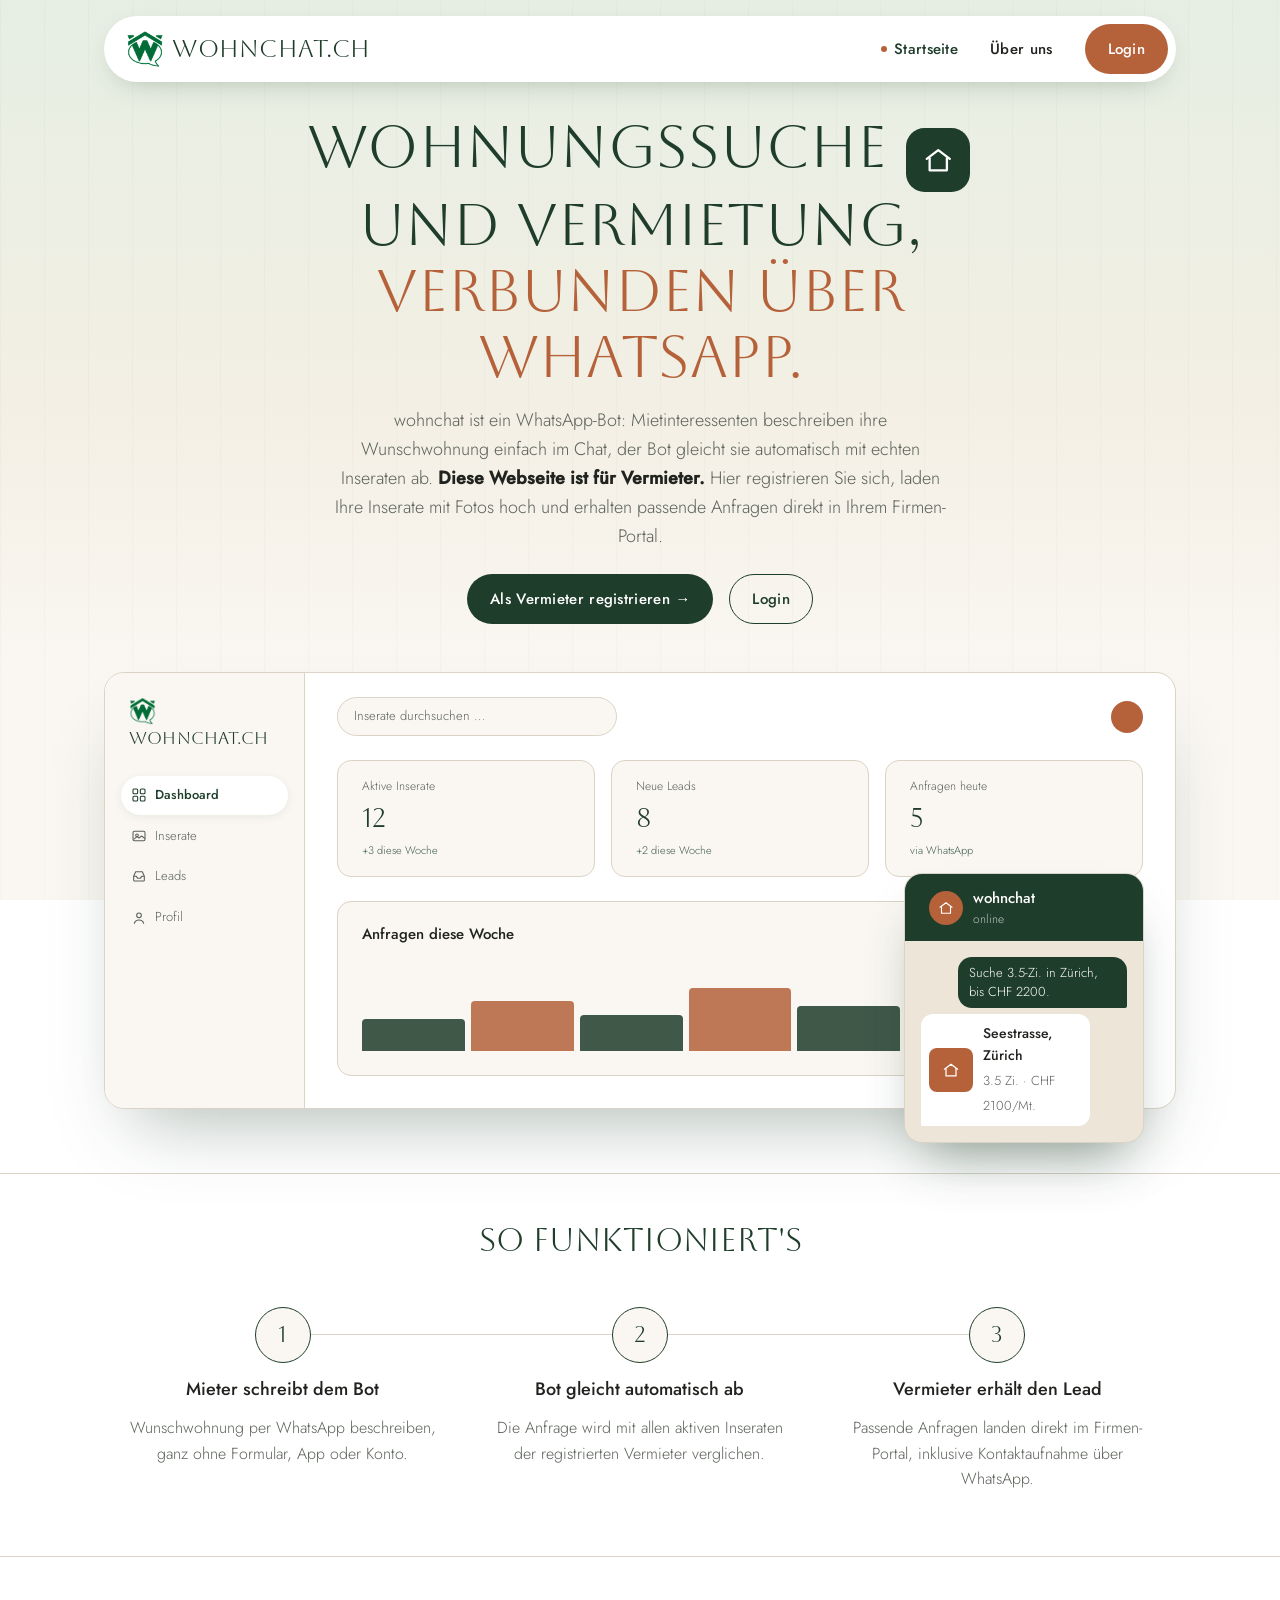
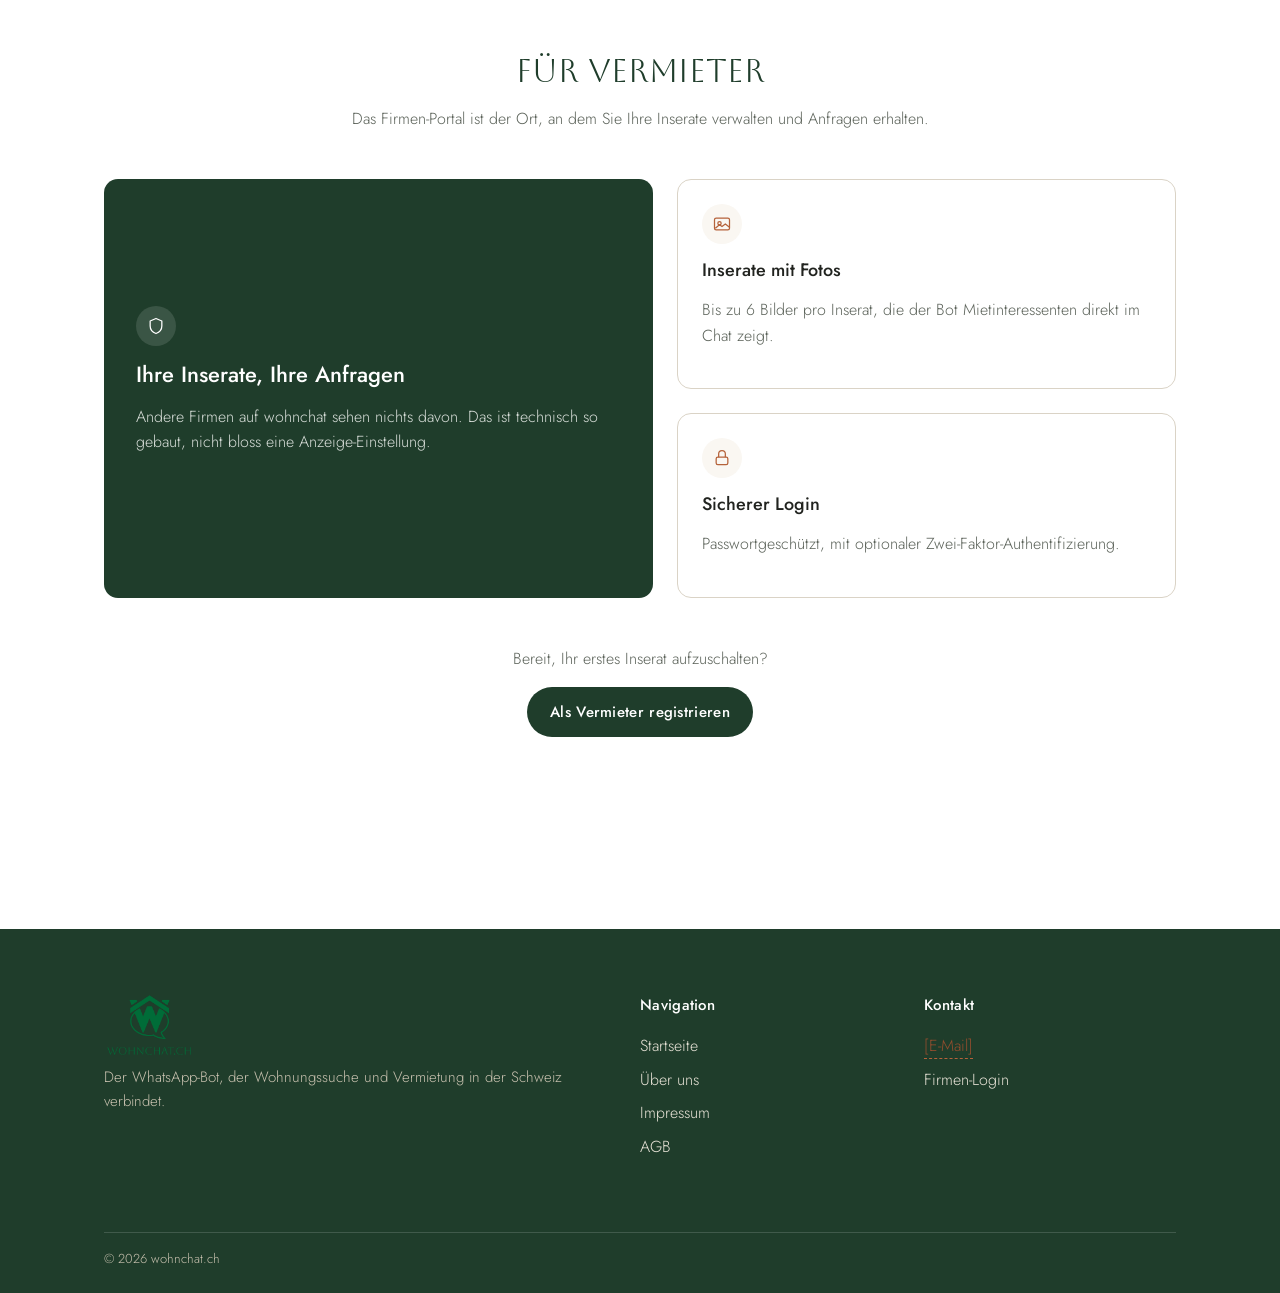
<file: hostpoint-website/index.html>
<!DOCTYPE html>
<html lang="de">
<head>
<meta charset="UTF-8">
<meta name="viewport" content="width=device-width, initial-scale=1">
<title>wohnchat.ch: Wohnungssuche und Vermietung über WhatsApp</title>
<meta name="description" content="wohnchat.ch verbindet Mietinteressenten und Vermieter über einen WhatsApp-Bot. Vermieter laden ihre Inserate mit Fotos im Firmen-Portal hoch.">
<link rel="icon" type="image/png" sizes="32x32" href="img/logo-icon-32.png">
<link rel="icon" type="image/png" sizes="192x192" href="img/logo-icon-192.png">
<link rel="apple-touch-icon" sizes="180x180" href="img/logo-icon-180.png">
<link rel="stylesheet" href="css/site.css?v=3">
<script src="js/site.js?v=2" defer></script>
</head>
<body>

<header class="site-nav">
  <div class="container">
    <div class="nav-pill">
      <a class="wordmark" href="/"><img class="wordmark-icon" src="img/logo-icon-64.png" alt=""><span class="wordmark-text">wohnchat.ch</span></a>
      <button class="nav-toggle" aria-label="Menü öffnen">&#9776;</button>
      <nav class="nav-links">
        <a class="active" href="/">Startseite</a>
        <a href="ueber-uns.html">Über uns</a>
        <a class="btn btn-accent" href="firma.html">Login</a>
      </nav>
    </div>
  </div>
</header>

<section class="section-tight">
  <div class="container" style="text-align:center; max-width: 780px;">
    <h1>Wohnungssuche <span class="headline-badge"><svg viewBox="0 0 24 24" fill="none" stroke="#fff" stroke-width="1.6"><path d="M4 11l8-6 8 6" stroke-linecap="round" stroke-linejoin="round"/><path d="M6 10v9h12v-9" stroke-linejoin="round"/></svg></span> und Vermietung,<br>
      <span class="headline-accent">verbunden über WhatsApp.</span></h1>
    <p style="font-size:1.125rem; color:var(--color-text-muted); max-width: 620px; margin-left:auto; margin-right:auto;">
      wohnchat ist ein WhatsApp-Bot: Mietinteressenten beschreiben ihre Wunschwohnung
      einfach im Chat, der Bot gleicht sie automatisch mit echten Inseraten ab.
      <strong style="color:var(--color-text)">Diese Webseite ist für Vermieter.</strong>
      Hier registrieren Sie sich, laden Ihre Inserate mit Fotos hoch und erhalten
      passende Anfragen direkt in Ihrem Firmen-Portal.
    </p>
    <div class="btn-row" style="justify-content:center; margin-top: var(--space-3);">
      <a class="btn btn-primary" href="firma.html">Als Vermieter registrieren <span aria-hidden="true">→</span></a>
      <a class="btn btn-outline" href="firma.html">Login</a>
    </div>
  </div>
</section>

<section class="container">
  <div class="dashboard-mock-wrap">
    <div class="dashboard-mock">
      <div class="dashboard-mock-sidebar">
        <span class="wordmark"><img class="wordmark-icon" src="img/logo-icon-64.png" alt=""><span class="wordmark-text">wohnchat.ch</span></span>
        <div class="dashboard-mock-nav-item active">
          <svg viewBox="0 0 24 24" fill="none" stroke="currentColor" stroke-width="1.6"><rect x="3" y="3" width="7" height="7" rx="1.5"/><rect x="14" y="3" width="7" height="7" rx="1.5"/><rect x="3" y="14" width="7" height="7" rx="1.5"/><rect x="14" y="14" width="7" height="7" rx="1.5"/></svg>
          Dashboard
        </div>
        <div class="dashboard-mock-nav-item">
          <svg viewBox="0 0 24 24" fill="none" stroke="currentColor" stroke-width="1.6"><rect x="3" y="5" width="18" height="14" rx="2"/><circle cx="9" cy="11" r="2"/><path d="M21 16l-5-4-4 3-3-2-5 4" stroke-linejoin="round"/></svg>
          Inserate
        </div>
        <div class="dashboard-mock-nav-item">
          <svg viewBox="0 0 24 24" fill="none" stroke="currentColor" stroke-width="1.6"><path d="M4 11h4l2 3h4l2-3h4" stroke-linejoin="round"/><path d="M4 11v6a1 1 0 0 0 1 1h14a1 1 0 0 0 1-1v-6l-3-7H7l-3 7z" stroke-linejoin="round"/></svg>
          Leads
        </div>
        <div class="dashboard-mock-nav-item">
          <svg viewBox="0 0 24 24" fill="none" stroke="currentColor" stroke-width="1.6"><circle cx="12" cy="8" r="3.5"/><path d="M5 20c1-3.5 4-5 7-5s6 1.5 7 5" stroke-linecap="round"/></svg>
          Profil
        </div>
      </div>
      <div class="dashboard-mock-main">
        <div class="dashboard-mock-topbar">
          <div class="dashboard-mock-search">Inserate durchsuchen …</div>
          <div class="dashboard-mock-avatar"></div>
        </div>
        <div class="dashboard-mock-stats">
          <div class="dashboard-mock-stat">
            <div class="label">Aktive Inserate</div>
            <div class="value">12</div>
            <div class="delta">+3 diese Woche</div>
          </div>
          <div class="dashboard-mock-stat">
            <div class="label">Neue Leads</div>
            <div class="value">8</div>
            <div class="delta">+2 diese Woche</div>
          </div>
          <div class="dashboard-mock-stat">
            <div class="label">Anfragen heute</div>
            <div class="value">5</div>
            <div class="delta">via WhatsApp</div>
          </div>
        </div>
        <div class="dashboard-mock-chart">
          <div class="dashboard-mock-chart-header">
            <h3>Anfragen diese Woche</h3>
            <span>Mo bis So</span>
          </div>
          <div class="dashboard-mock-bars">
            <div style="height:35%"></div>
            <div style="height:55%"></div>
            <div style="height:40%"></div>
            <div style="height:70%"></div>
            <div style="height:50%"></div>
            <div style="height:85%"></div>
            <div style="height:60%"></div>
          </div>
        </div>
      </div>
    </div>
    <div class="dashboard-mock-float phone-mock">
      <div class="phone-mock-header">
        <div class="phone-mock-avatar">
          <svg viewBox="0 0 24 24" fill="none" stroke="#fff" stroke-width="1.5"><path d="M4 11l8-6 8 6" stroke-linecap="round" stroke-linejoin="round"/><path d="M6 10v9h12v-9" stroke-linejoin="round"/></svg>
        </div>
        <div>
          <div class="phone-mock-name">wohnchat</div>
          <div class="phone-mock-status">online</div>
        </div>
      </div>
      <div class="phone-mock-body">
        <div class="bubble bubble-user">Suche 3.5-Zi. in Zürich, bis CHF 2200.</div>
        <div class="bubble-listing">
          <div class="bubble-listing-thumb">
            <svg viewBox="0 0 24 24" fill="none" stroke="#fff" stroke-width="1.5"><path d="M4 11l8-6 8 6" stroke-linecap="round" stroke-linejoin="round"/><path d="M6 10v9h12v-9" stroke-linejoin="round"/></svg>
          </div>
          <div class="bubble-listing-info">
            <strong>Seestrasse, Zürich</strong>
            <span>3.5 Zi. · CHF 2100/Mt.</span>
          </div>
        </div>
      </div>
    </div>
  </div>
</section>

<section class="section-tight" style="background: var(--color-surface); border-top: 1px solid var(--color-border); border-bottom: 1px solid var(--color-border);">
  <div class="container">
    <h2 style="text-align:center; margin-bottom: var(--space-5);">So funktioniert's</h2>
    <div class="step-flow">
      <div class="step-flow-item">
        <div class="step-flow-circle">1</div>
        <h3>Mieter schreibt dem Bot</h3>
        <p style="color:var(--color-text-muted)">Wunschwohnung per WhatsApp beschreiben, ganz ohne Formular, App oder Konto.</p>
      </div>
      <div class="step-flow-item">
        <div class="step-flow-circle">2</div>
        <h3>Bot gleicht automatisch ab</h3>
        <p style="color:var(--color-text-muted)">Die Anfrage wird mit allen aktiven Inseraten der registrierten Vermieter verglichen.</p>
      </div>
      <div class="step-flow-item">
        <div class="step-flow-circle">3</div>
        <h3>Vermieter erhält den Lead</h3>
        <p style="color:var(--color-text-muted)">Passende Anfragen landen direkt im Firmen-Portal, inklusive Kontaktaufnahme über WhatsApp.</p>
      </div>
    </div>
  </div>
</section>

<section class="section">
  <div class="container">
    <h2 style="text-align:center; margin-bottom: var(--space-2);">Für Vermieter</h2>
    <p style="text-align:center; max-width:640px; margin:0 auto var(--space-5); color:var(--color-text-muted);">
      Das Firmen-Portal ist der Ort, an dem Sie Ihre Inserate verwalten und Anfragen erhalten.
    </p>
    <div class="feature-split">
      <div class="feature-main">
        <div class="feature-icon">
          <svg viewBox="0 0 24 24" fill="none" stroke="currentColor" stroke-width="1.5"><path d="M12 3l7 3v6c0 4.5-3 7.5-7 9-4-1.5-7-4.5-7-9V6l7-3z" stroke-linejoin="round"/></svg>
        </div>
        <h3>Ihre Inserate, Ihre Anfragen</h3>
        <p>Andere Firmen auf wohnchat sehen nichts davon. Das ist technisch so gebaut, nicht bloss eine Anzeige-Einstellung.</p>
      </div>
      <div class="feature-stack">
        <div class="card">
          <div class="feature-icon">
            <svg viewBox="0 0 24 24" fill="none" stroke="currentColor" stroke-width="1.5"><rect x="3" y="5" width="18" height="14" rx="2"/><circle cx="9" cy="11" r="2"/><path d="M21 16l-5-4-4 3-3-2-5 4" stroke-linejoin="round"/></svg>
          </div>
          <h3>Inserate mit Fotos</h3>
          <p style="color:var(--color-text-muted)">Bis zu 6 Bilder pro Inserat, die der Bot Mietinteressenten direkt im Chat zeigt.</p>
        </div>
        <div class="card">
          <div class="feature-icon">
            <svg viewBox="0 0 24 24" fill="none" stroke="currentColor" stroke-width="1.5"><rect x="5" y="11" width="14" height="9" rx="2"/><path d="M8 11V7a4 4 0 0 1 8 0v4"/></svg>
          </div>
          <h3>Sicherer Login</h3>
          <p style="color:var(--color-text-muted)">Passwortgeschützt, mit optionaler Zwei-Faktor-Authentifizierung.</p>
        </div>
      </div>
    </div>
    <div style="text-align:center; margin-top: var(--space-5);">
      <p style="color:var(--color-text-muted); margin-bottom: var(--space-2);">Bereit, Ihr erstes Inserat aufzuschalten?</p>
      <a class="btn btn-primary" href="firma.html">Als Vermieter registrieren</a>
    </div>
  </div>
</section>

<footer class="site-footer">
  <div class="container">
    <div>
      <a href="/"><img src="img/logo-vertical.png" alt="wohnchat.ch" class="footer-logo"></a>
      <p>Der WhatsApp-Bot, der Wohnungssuche und Vermietung in der Schweiz verbindet.</p>
    </div>
    <div>
      <h4>Navigation</h4>
      <ul>
        <li><a href="/">Startseite</a></li>
        <li><a href="ueber-uns.html">Über uns</a></li>
        <li><a href="impressum.html">Impressum</a></li>
        <li><a href="agb.html">AGB</a></li>
      </ul>
    </div>
    <div>
      <h4>Kontakt</h4>
      <ul>
        <li><span class="placeholder">[E-Mail]</span></li>
        <li><a href="firma.html">Firmen-Login</a></li>
      </ul>
    </div>
    <div class="bottom">© 2026 wohnchat.ch</div>
  </div>
</footer>

</body>
</html>
</file>
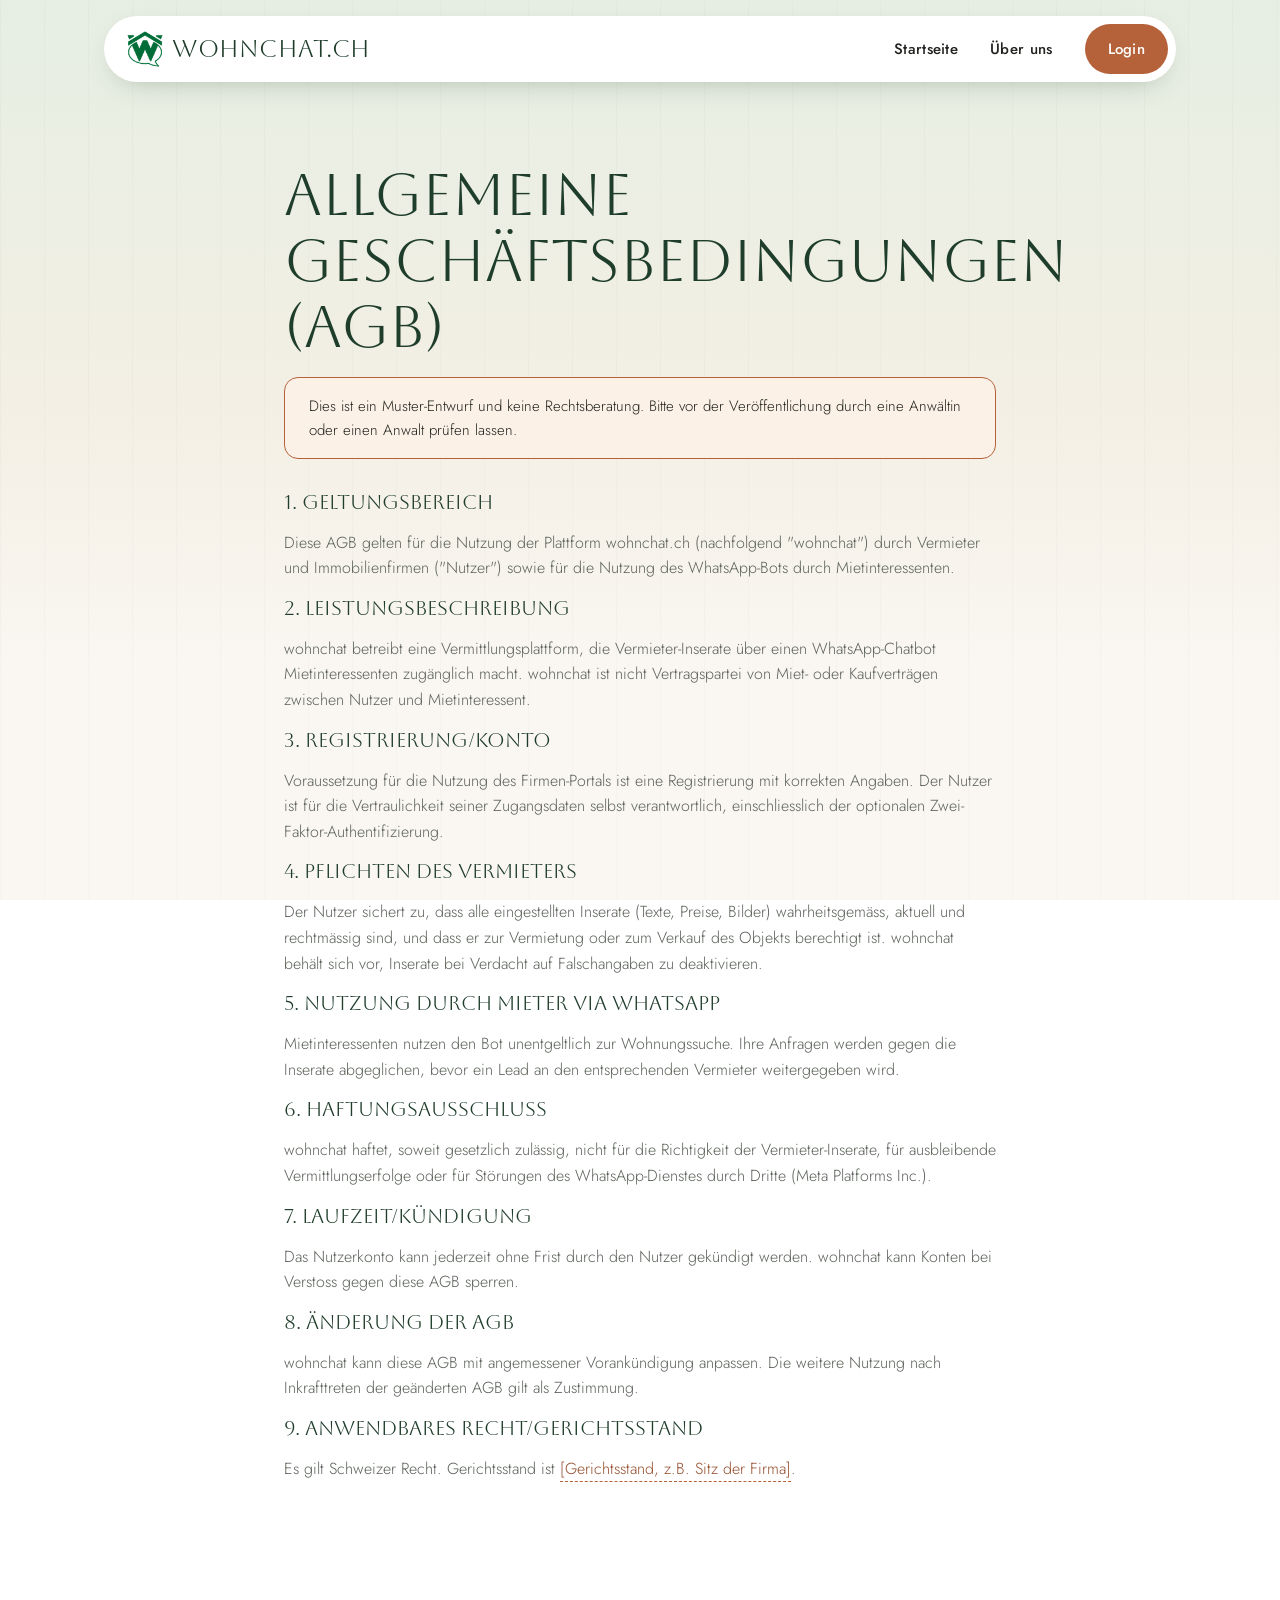
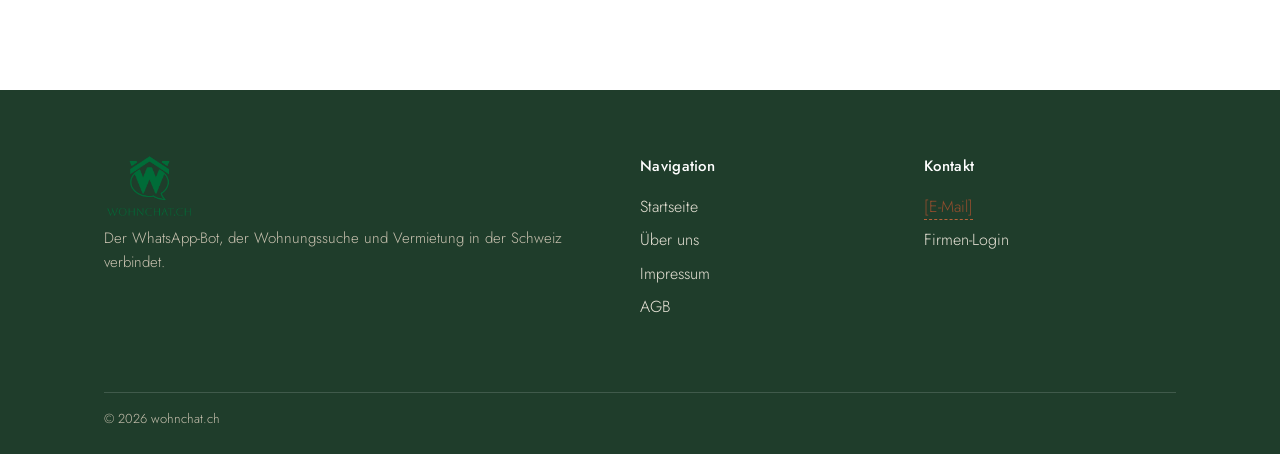
<file: hostpoint-website/agb.html>
<!DOCTYPE html>
<html lang="de">
<head>
<meta charset="UTF-8">
<meta name="viewport" content="width=device-width, initial-scale=1">
<title>AGB: wohnchat.ch</title>
<link rel="icon" type="image/png" sizes="32x32" href="img/logo-icon-32.png">
<link rel="icon" type="image/png" sizes="192x192" href="img/logo-icon-192.png">
<link rel="apple-touch-icon" sizes="180x180" href="img/logo-icon-180.png">
<link rel="stylesheet" href="css/site.css?v=3">
<script src="js/site.js?v=2" defer></script>
</head>
<body>

<header class="site-nav">
  <div class="container">
    <div class="nav-pill">
      <a class="wordmark" href="/"><img class="wordmark-icon" src="img/logo-icon-64.png" alt=""><span class="wordmark-text">wohnchat.ch</span></a>
      <button class="nav-toggle" aria-label="Menü öffnen">&#9776;</button>
      <nav class="nav-links">
        <a href="/">Startseite</a>
        <a href="ueber-uns.html">Über uns</a>
        <a class="btn btn-accent" href="firma.html">Login</a>
      </nav>
    </div>
  </div>
</header>

<section class="section">
  <div class="container" style="max-width: 760px;">
    <h1>Allgemeine Geschäftsbedingungen (AGB)</h1>

    <div class="notice-warning">
      Dies ist ein Muster-Entwurf und keine Rechtsberatung. Bitte vor der Veröffentlichung
      durch eine Anwältin oder einen Anwalt prüfen lassen.
    </div>

    <h2 style="font-size:1.25rem;">1. Geltungsbereich</h2>
    <p style="color:var(--color-text-muted)">
      Diese AGB gelten für die Nutzung der Plattform wohnchat.ch (nachfolgend "wohnchat")
      durch Vermieter und Immobilienfirmen ("Nutzer") sowie für die Nutzung des WhatsApp-Bots
      durch Mietinteressenten.
    </p>

    <h2 style="font-size:1.25rem;">2. Leistungsbeschreibung</h2>
    <p style="color:var(--color-text-muted)">
      wohnchat betreibt eine Vermittlungsplattform, die Vermieter-Inserate über einen
      WhatsApp-Chatbot Mietinteressenten zugänglich macht. wohnchat ist nicht Vertragspartei
      von Miet- oder Kaufverträgen zwischen Nutzer und Mietinteressent.
    </p>

    <h2 style="font-size:1.25rem;">3. Registrierung/Konto</h2>
    <p style="color:var(--color-text-muted)">
      Voraussetzung für die Nutzung des Firmen-Portals ist eine Registrierung mit korrekten
      Angaben. Der Nutzer ist für die Vertraulichkeit seiner Zugangsdaten selbst
      verantwortlich, einschliesslich der optionalen Zwei-Faktor-Authentifizierung.
    </p>

    <h2 style="font-size:1.25rem;">4. Pflichten des Vermieters</h2>
    <p style="color:var(--color-text-muted)">
      Der Nutzer sichert zu, dass alle eingestellten Inserate (Texte, Preise, Bilder)
      wahrheitsgemäss, aktuell und rechtmässig sind, und dass er zur Vermietung oder zum
      Verkauf des Objekts berechtigt ist. wohnchat behält sich vor, Inserate bei Verdacht auf
      Falschangaben zu deaktivieren.
    </p>

    <h2 style="font-size:1.25rem;">5. Nutzung durch Mieter via WhatsApp</h2>
    <p style="color:var(--color-text-muted)">
      Mietinteressenten nutzen den Bot unentgeltlich zur Wohnungssuche. Ihre Anfragen werden
      gegen die Inserate abgeglichen, bevor ein Lead an den entsprechenden Vermieter
      weitergegeben wird.
    </p>

    <h2 style="font-size:1.25rem;">6. Haftungsausschluss</h2>
    <p style="color:var(--color-text-muted)">
      wohnchat haftet, soweit gesetzlich zulässig, nicht für die Richtigkeit der
      Vermieter-Inserate, für ausbleibende Vermittlungserfolge oder für Störungen des
      WhatsApp-Dienstes durch Dritte (Meta Platforms Inc.).
    </p>

    <h2 style="font-size:1.25rem;">7. Laufzeit/Kündigung</h2>
    <p style="color:var(--color-text-muted)">
      Das Nutzerkonto kann jederzeit ohne Frist durch den Nutzer gekündigt werden. wohnchat
      kann Konten bei Verstoss gegen diese AGB sperren.
    </p>

    <h2 style="font-size:1.25rem;">8. Änderung der AGB</h2>
    <p style="color:var(--color-text-muted)">
      wohnchat kann diese AGB mit angemessener Vorankündigung anpassen. Die weitere Nutzung
      nach Inkrafttreten der geänderten AGB gilt als Zustimmung.
    </p>

    <h2 style="font-size:1.25rem;">9. Anwendbares Recht/Gerichtsstand</h2>
    <p style="color:var(--color-text-muted)">
      Es gilt Schweizer Recht. Gerichtsstand ist <span class="placeholder">[Gerichtsstand, z.B. Sitz der Firma]</span>.
    </p>
  </div>
</section>

<footer class="site-footer">
  <div class="container">
    <div>
      <a href="/"><img src="img/logo-vertical.png" alt="wohnchat.ch" class="footer-logo"></a>
      <p>Der WhatsApp-Bot, der Wohnungssuche und Vermietung in der Schweiz verbindet.</p>
    </div>
    <div>
      <h4>Navigation</h4>
      <ul>
        <li><a href="/">Startseite</a></li>
        <li><a href="ueber-uns.html">Über uns</a></li>
        <li><a href="impressum.html">Impressum</a></li>
        <li><a href="agb.html">AGB</a></li>
      </ul>
    </div>
    <div>
      <h4>Kontakt</h4>
      <ul>
        <li><span class="placeholder">[E-Mail]</span></li>
        <li><a href="firma.html">Firmen-Login</a></li>
      </ul>
    </div>
    <div class="bottom">© 2026 wohnchat.ch</div>
  </div>
</footer>

</body>
</html>
</file>
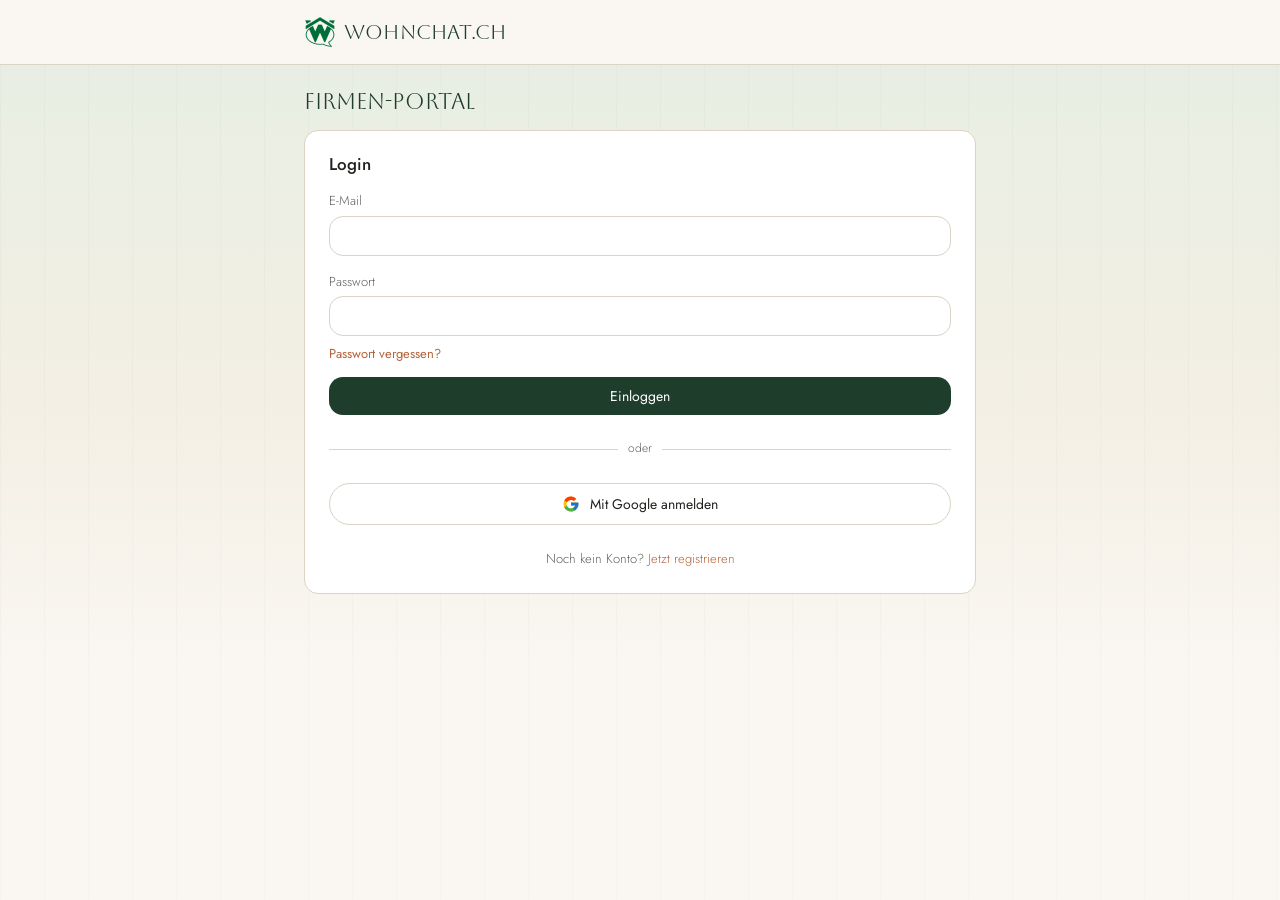
<file: hostpoint-website/firma.html>
<!DOCTYPE html>
<html lang="de">
<head>
<meta charset="UTF-8">
<meta name="viewport" content="width=device-width, initial-scale=1">
<title>wohnchat.ch: Firmen-Portal</title>
<link rel="icon" type="image/png" sizes="32x32" href="img/logo-icon-32.png">
<link rel="icon" type="image/png" sizes="192x192" href="img/logo-icon-192.png">
<link rel="apple-touch-icon" sizes="180x180" href="img/logo-icon-180.png">
<link rel="stylesheet" href="css/site.css?v=3">
<style>
  body { padding: 0; }
  .wrap { max-width: 720px; margin: 0 auto; padding: var(--space-3); }
  .portal-header { border-bottom: 1px solid var(--color-border); background: var(--color-bg); }
  .portal-header .container { max-width: 720px; padding-top: var(--space-2); padding-bottom: var(--space-2); display: flex; align-items: center; }
  .card { margin-bottom: var(--space-3); }
  h2 { font-family: var(--font-body); font-weight: 500; font-size: 1.0625rem; color: var(--color-text); margin-bottom: var(--space-2); }
  button { margin-top: 14px; padding: 9px 18px; border: none; border-radius: var(--radius); background: var(--color-primary); color: #fff; cursor: pointer; font-family: var(--font-body); font-size: 14px; }
  button:hover { background: var(--color-primary-dark); }
  button.secondary { background: var(--color-border); color: var(--color-text); margin-left: 8px; }
  button.secondary:hover { background: #cfc6b4; }
  table { width: 100%; border-collapse: collapse; font-size: 13px; margin-top: 10px; }
  th, td { text-align: left; padding: 6px; border-bottom: 1px solid var(--color-border); }
  .status-aktiv { color: var(--color-success); font-weight: 600; }
  .status-deaktiviert { color: #999; }
  .row { display: flex; gap: 10px; }
  .row > div { flex: 1; }
  #dashboard { display: none; }
  #authForms { display: block; }
  .checkbox-row { display: flex; align-items: center; gap: 6px; margin-top: 10px; }
  .checkbox-row input { width: auto; margin-top: 0; }
  .topbar { display: flex; justify-content: space-between; align-items: center; }
  .thumb { width: 48px; height: 36px; object-fit: cover; border-radius: 4px; display: block; background: #eee; }
  .thumb-placeholder { width: 48px; height: 36px; border-radius: 4px; background: #e5e5e5; }
  .hint { font-size: 12px; color: var(--color-text-muted); margin-top: 4px; }
  #mfaLoginStep { display: none; }
  #mfaEnrollDetails { display: none; margin-top: 10px; }
  #mfaEnrollDetails img { display: block; margin-top: 8px; width: 180px; height: 180px; }
  .mfa-active { color: var(--color-success); font-weight: 600; }
  .divider { display: flex; align-items: center; gap: 10px; margin: var(--space-3) 0; color: var(--color-text-muted); font-size: 12px; }
  .divider::before, .divider::after { content: ''; flex: 1; height: 1px; background: var(--color-border); }
  .btn-oauth { display: flex; align-items: center; justify-content: center; gap: 10px; width: 100%; background: #fff; color: var(--color-text); border: 1px solid var(--color-border); padding: 10px 16px; border-radius: 999px; font-family: var(--font-body); font-size: 14px; cursor: pointer; margin-top: 0; }
  .btn-oauth:hover { background: var(--color-bg); }
  .btn-oauth svg { width: 18px; height: 18px; flex-shrink: 0; }
  .switch-auth { text-align: center; margin-top: var(--space-3); font-size: 13px; color: var(--color-text-muted); }
  .switch-auth a { color: var(--color-accent); }
  .btn-block { display: block; width: 100%; text-align: center; }
  .link-forgot { display: block; text-align: right; font-size: 13px; color: var(--color-accent); margin-top: 8px; cursor: pointer; background: none; border: none; padding: 0; font-family: var(--font-body); }
  .link-forgot:hover { text-decoration: underline; background: none; }
</style>
</head>
<body>

<header class="portal-header">
  <div class="container"><a class="wordmark" href="/" style="font-size:1.25rem;"><img class="wordmark-icon" src="img/logo-icon-64.png" alt=""><span class="wordmark-text">wohnchat.ch</span></a></div>
</header>

<div class="wrap">
  <h1 style="font-size:1.375rem;">Firmen-Portal</h1>

  <div id="authForms">
    <div class="card" id="loginCard">
      <h2>Login</h2>
      <div id="loginStep">
        <label>E-Mail <input id="login_email" type="email"></label>
        <label>Passwort <input id="login_password" type="password"></label>
        <button type="button" class="link-forgot" onclick="showForgotPasswordView()">Passwort vergessen?</button>
        <button class="btn-block" onclick="login()">Einloggen</button>
      </div>
      <div id="mfaLoginStep">
        <label>6-stelliger Code aus der Authenticator-App <input id="mfa_login_code" inputmode="numeric" maxlength="6"></label>
        <button class="btn-block" onclick="submitMfaLogin()">Bestätigen</button>
      </div>
      <div id="loginError" class="error"></div>
      <div id="loginInfo" class="info"></div>

      <div class="divider"><span>oder</span></div>
      <button class="btn-oauth" onclick="startGoogleLogin()">
        <svg viewBox="0 0 48 48"><path fill="#FFC107" d="M43.6 20.5H42V20H24v8h11.3C33.7 32.7 29.3 36 24 36c-6.6 0-12-5.4-12-12s5.4-12 12-12c3.1 0 5.9 1.2 8 3.1l5.7-5.7C34.5 6.5 29.5 4 24 4 12.9 4 4 12.9 4 24s8.9 20 20 20 20-8.9 20-20c0-1.3-.1-2.7-.4-3.5z"/><path fill="#FF3D00" d="M6.3 14.7l6.6 4.8C14.7 16 19 13 24 13c3.1 0 5.9 1.2 8 3.1l5.7-5.7C34.5 6.5 29.5 4 24 4c-7.7 0-14.3 4.3-17.7 10.7z"/><path fill="#4CAF50" d="M24 44c5.4 0 10.3-2.1 14-5.5l-6.5-5.4C29.4 34.9 26.8 36 24 36c-5.2 0-9.6-3.3-11.3-7.9l-6.5 5C9.6 39.6 16.3 44 24 44z"/><path fill="#1976D2" d="M43.6 20.5H42V20H24v8h11.3c-1.1 3.1-3.5 5.6-6.6 7.1l6.5 5.4C38.9 37.7 44 31.6 44 24c0-1.3-.1-2.7-.4-3.5z"/></svg>
        Mit Google anmelden
      </button>

      <div class="switch-auth">Noch kein Konto? <a href="#" onclick="showRegisterView(); return false;">Jetzt registrieren</a></div>
    </div>

    <div id="forgotPasswordCard" class="card" style="display:none">
      <h2>Passwort vergessen</h2>
      <p style="font-size:13px; color:var(--color-text-muted); margin-top:0;">Gib deine E-Mail-Adresse ein, wir senden dir einen Link zum Zurücksetzen.</p>
      <label>E-Mail <input id="forgot_email" type="email"></label>
      <button class="btn-block" onclick="requestPasswordReset()">Link zum Zurücksetzen senden</button>
      <div id="forgotError" class="error"></div>
      <div id="forgotInfo" class="info"></div>
      <div class="switch-auth"><a href="#" onclick="showLoginView(); return false;">Zurück zum Login</a></div>
    </div>

    <div id="resetPasswordCard" class="card" style="display:none">
      <h2>Neues Passwort setzen</h2>
      <label>Neues Passwort <input id="reset_password" type="password"></label>
      <div class="hint">Mindestens 8 Zeichen, mit Buchstabe und Ziffer.</div>
      <button class="btn-block" onclick="submitPasswordReset()">Passwort setzen</button>
      <div id="resetError" class="error"></div>
    </div>

    <div class="card" id="registerCard" style="display:none">
      <h2>Registrieren</h2>
      <label>Firmenname <input id="signup_name"></label>
      <label>E-Mail <input id="signup_email" type="email"></label>
      <label>Passwort <input id="signup_password" type="password"></label>
      <div class="hint">Mindestens 8 Zeichen, mit Buchstabe und Ziffer.</div>
      <button class="btn-block" onclick="signup()">Firma registrieren</button>
      <div id="signupError" class="error"></div>
      <div id="signupInfo" class="info"></div>

      <div class="divider"><span>oder</span></div>
      <button class="btn-oauth" onclick="startGoogleLogin()">
        <svg viewBox="0 0 48 48"><path fill="#FFC107" d="M43.6 20.5H42V20H24v8h11.3C33.7 32.7 29.3 36 24 36c-6.6 0-12-5.4-12-12s5.4-12 12-12c3.1 0 5.9 1.2 8 3.1l5.7-5.7C34.5 6.5 29.5 4 24 4 12.9 4 4 12.9 4 24s8.9 20 20 20 20-8.9 20-20c0-1.3-.1-2.7-.4-3.5z"/><path fill="#FF3D00" d="M6.3 14.7l6.6 4.8C14.7 16 19 13 24 13c3.1 0 5.9 1.2 8 3.1l5.7-5.7C34.5 6.5 29.5 4 24 4c-7.7 0-14.3 4.3-17.7 10.7z"/><path fill="#4CAF50" d="M24 44c5.4 0 10.3-2.1 14-5.5l-6.5-5.4C29.4 34.9 26.8 36 24 36c-5.2 0-9.6-3.3-11.3-7.9l-6.5 5C9.6 39.6 16.3 44 24 44z"/><path fill="#1976D2" d="M43.6 20.5H42V20H24v8h11.3c-1.1 3.1-3.5 5.6-6.6 7.1l6.5 5.4C38.9 37.7 44 31.6 44 24c0-1.3-.1-2.7-.4-3.5z"/></svg>
        Mit Google registrieren
      </button>

      <div class="switch-auth">Bereits ein Konto? <a href="#" onclick="showLoginView(); return false;">Zum Login</a></div>
    </div>
  </div>

  <div id="dashboard">
    <div class="card topbar">
      <div>Eingeloggt als <strong id="firmaName"></strong></div>
      <button class="secondary" onclick="logout()">Logout</button>
    </div>

    <div class="card">
      <h2>Profil</h2>
      <label>Firmenname <input id="profile_name"></label>
      <button onclick="saveProfile()">Speichern</button>
      <div id="profileError" class="error"></div>
      <div id="profileInfo" class="info"></div>
    </div>

    <div class="card">
      <h2>Sicherheit</h2>
      <div id="mfaStatus">Zwei-Faktor-Authentifizierung: <span id="mfaStatusText">wird geladen…</span></div>
      <button id="mfaEnrollBtn" class="secondary" onclick="startMfaEnroll()">Zwei-Faktor-Authentifizierung aktivieren</button>
      <div id="mfaEnrollDetails">
        <div class="hint">QR-Code mit einer Authenticator-App (z.B. Google Authenticator) scannen, oder den Code manuell eintragen: <strong id="mfaSecret"></strong></div>
        <img id="mfaQrCode" alt="QR-Code für 2FA">
        <label>6-stelliger Code aus der App <input id="mfa_activate_code" inputmode="numeric" maxlength="6"></label>
        <button onclick="activateMfa()">Aktivieren</button>
      </div>
      <div id="mfaError" class="error"></div>
    </div>

    <div class="card">
      <h2 id="inseratFormTitle">Neues Inserat</h2>
      <label>Titel <input id="f_titel"></label>
      <div class="row">
        <div><label>Typ
          <select id="f_typ"><option value="miete">Miete</option><option value="kauf">Kauf</option></select>
        </label></div>
        <div><label>Objektart <input id="f_objekttyp" value="Wohnung"></label></div>
      </div>
      <div class="row">
        <div><label>Zimmer <input id="f_zimmer" type="number" step="0.5" value="3"></label></div>
        <div><label>Fläche m2 <input id="f_flaeche" type="number" value="70"></label></div>
        <div><label>Preis CHF <input id="f_preis" type="number" value="2000"></label></div>
      </div>
      <div class="row">
        <div><label>Kanton <input id="f_kanton"></label></div>
        <div><label>Ort <input id="f_ort"></label></div>
      </div>
      <label>Beschreibung <textarea id="f_beschreibung" rows="2"></textarea></label>
      <div class="checkbox-row"><input id="f_garten" type="checkbox"><label style="margin:0">Garten vorhanden</label></div>
      <label id="f_bilder_label">Bilder (mehrere möglich, max. 6) <input id="f_bilder" type="file" multiple accept="image/jpeg,image/png,image/webp"></label>
      <button onclick="submitInserat()">Inserat einstellen</button>
      <button id="inseratCancelBtn" class="secondary" style="display:none" onclick="cancelInseratEdit()">Abbrechen</button>
      <div id="inseratError" class="error"></div>
    </div>

    <div class="card">
      <h2>Meine Inserate</h2>
      <button onclick="loadInserate()">Aktualisieren</button>
      <table id="inserateTable">
        <thead><tr><th>Bild</th><th>Titel</th><th>Ort</th><th>Zi.</th><th>CHF</th><th>Status</th><th></th><th></th><th></th></tr></thead>
        <tbody></tbody>
      </table>
    </div>

    <div class="card">
      <h2>Leads (Interessenten aus dem WhatsApp-Chat)</h2>
      <button onclick="loadLeads()">Aktualisieren</button>
      <table id="leadsTable">
        <thead><tr><th>Inserat</th><th>Status</th><th>Erhalten am</th></tr></thead>
        <tbody></tbody>
      </table>
    </div>
  </div>
</div>

<script src="js/supabase-config.js?v=2"></script>
<script src="js/password-policy.js?v=2"></script>
<script src="js/supabase-auth.js?v=2"></script>
<script src="js/supabase-session.js?v=2"></script>
<script src="js/supabase-data.js?v=2"></script>
<script src="js/firma-portal.js?v=2" defer></script>
</body>
</html>
</file>
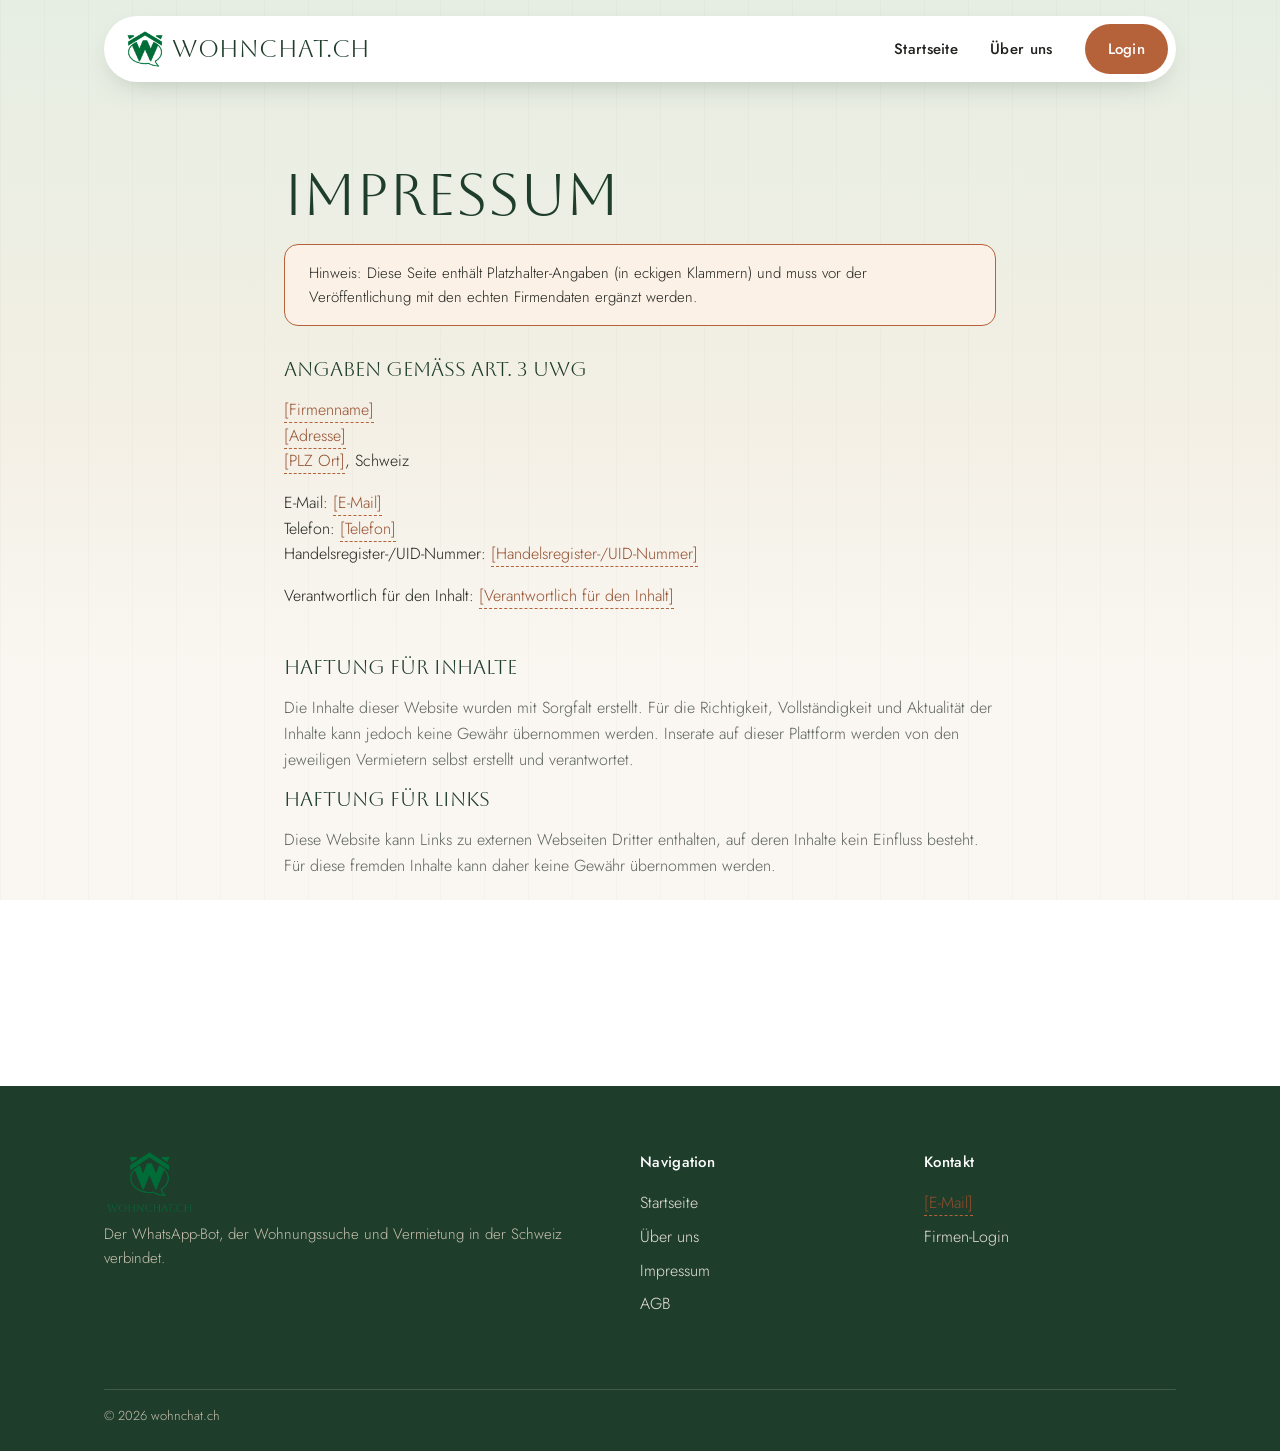
<file: hostpoint-website/impressum.html>
<!DOCTYPE html>
<html lang="de">
<head>
<meta charset="UTF-8">
<meta name="viewport" content="width=device-width, initial-scale=1">
<title>Impressum: wohnchat.ch</title>
<link rel="icon" type="image/png" sizes="32x32" href="img/logo-icon-32.png">
<link rel="icon" type="image/png" sizes="192x192" href="img/logo-icon-192.png">
<link rel="apple-touch-icon" sizes="180x180" href="img/logo-icon-180.png">
<link rel="stylesheet" href="css/site.css?v=3">
<script src="js/site.js?v=2" defer></script>
</head>
<body>

<header class="site-nav">
  <div class="container">
    <div class="nav-pill">
      <a class="wordmark" href="/"><img class="wordmark-icon" src="img/logo-icon-64.png" alt=""><span class="wordmark-text">wohnchat.ch</span></a>
      <button class="nav-toggle" aria-label="Menü öffnen">&#9776;</button>
      <nav class="nav-links">
        <a href="/">Startseite</a>
        <a href="ueber-uns.html">Über uns</a>
        <a class="btn btn-accent" href="firma.html">Login</a>
      </nav>
    </div>
  </div>
</header>

<section class="section">
  <div class="container" style="max-width: 760px;">
    <h1>Impressum</h1>

    <div class="notice-warning">
      Hinweis: Diese Seite enthält Platzhalter-Angaben (in eckigen Klammern) und muss vor
      der Veröffentlichung mit den echten Firmendaten ergänzt werden.
    </div>

    <h2 style="font-size:1.25rem;">Angaben gemäss Art. 3 UWG</h2>
    <p>
      <span class="placeholder">[Firmenname]</span><br>
      <span class="placeholder">[Adresse]</span><br>
      <span class="placeholder">[PLZ Ort]</span>, Schweiz
    </p>
    <p>
      E-Mail: <span class="placeholder">[E-Mail]</span><br>
      Telefon: <span class="placeholder">[Telefon]</span><br>
      Handelsregister-/UID-Nummer: <span class="placeholder">[Handelsregister-/UID-Nummer]</span>
    </p>
    <p>
      Verantwortlich für den Inhalt: <span class="placeholder">[Verantwortlich für den Inhalt]</span>
    </p>

    <h2 style="font-size:1.25rem; margin-top: var(--space-5);">Haftung für Inhalte</h2>
    <p style="color:var(--color-text-muted)">
      Die Inhalte dieser Website wurden mit Sorgfalt erstellt. Für die Richtigkeit,
      Vollständigkeit und Aktualität der Inhalte kann jedoch keine Gewähr übernommen werden.
      Inserate auf dieser Plattform werden von den jeweiligen Vermietern selbst erstellt und
      verantwortet.
    </p>

    <h2 style="font-size:1.25rem;">Haftung für Links</h2>
    <p style="color:var(--color-text-muted)">
      Diese Website kann Links zu externen Webseiten Dritter enthalten, auf deren Inhalte kein
      Einfluss besteht. Für diese fremden Inhalte kann daher keine Gewähr übernommen werden.
    </p>
  </div>
</section>

<footer class="site-footer">
  <div class="container">
    <div>
      <a href="/"><img src="img/logo-vertical.png" alt="wohnchat.ch" class="footer-logo"></a>
      <p>Der WhatsApp-Bot, der Wohnungssuche und Vermietung in der Schweiz verbindet.</p>
    </div>
    <div>
      <h4>Navigation</h4>
      <ul>
        <li><a href="/">Startseite</a></li>
        <li><a href="ueber-uns.html">Über uns</a></li>
        <li><a href="impressum.html">Impressum</a></li>
        <li><a href="agb.html">AGB</a></li>
      </ul>
    </div>
    <div>
      <h4>Kontakt</h4>
      <ul>
        <li><span class="placeholder">[E-Mail]</span></li>
        <li><a href="firma.html">Firmen-Login</a></li>
      </ul>
    </div>
    <div class="bottom">© 2026 wohnchat.ch</div>
  </div>
</footer>

</body>
</html>
</file>
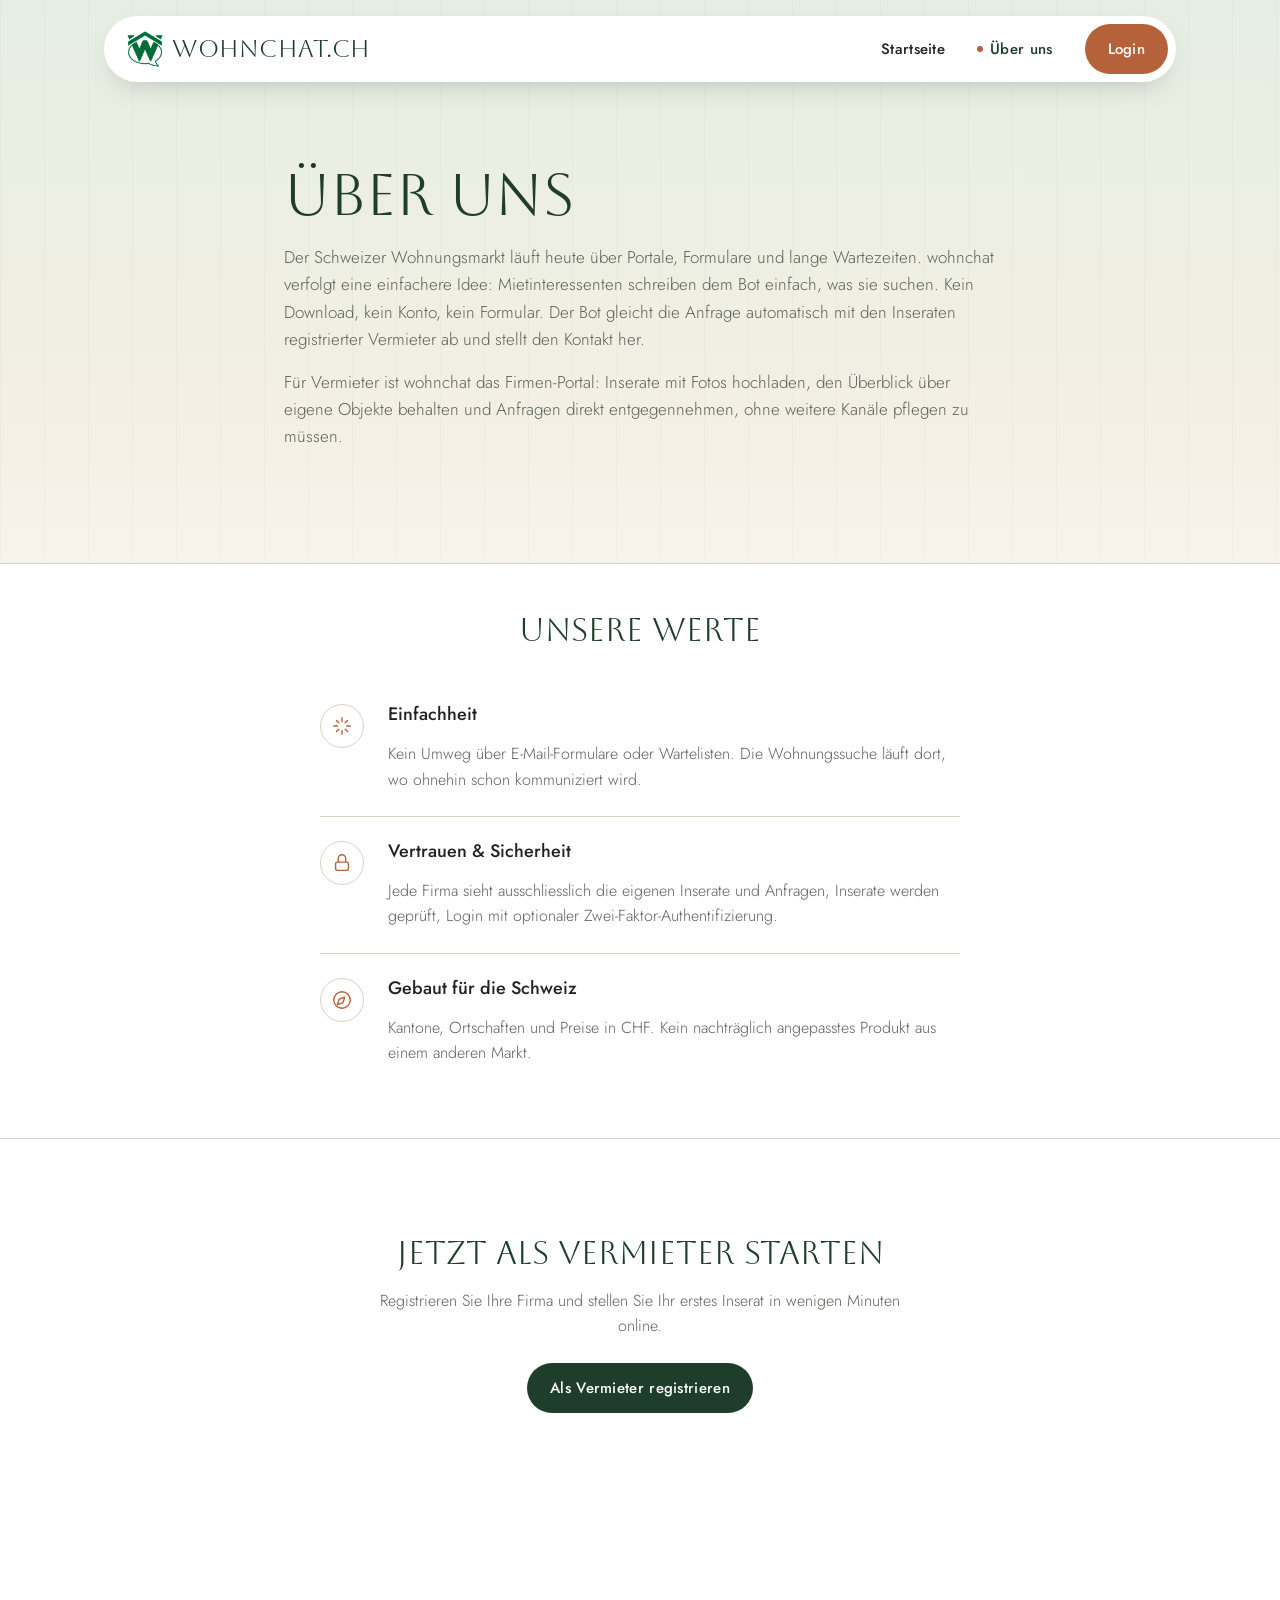
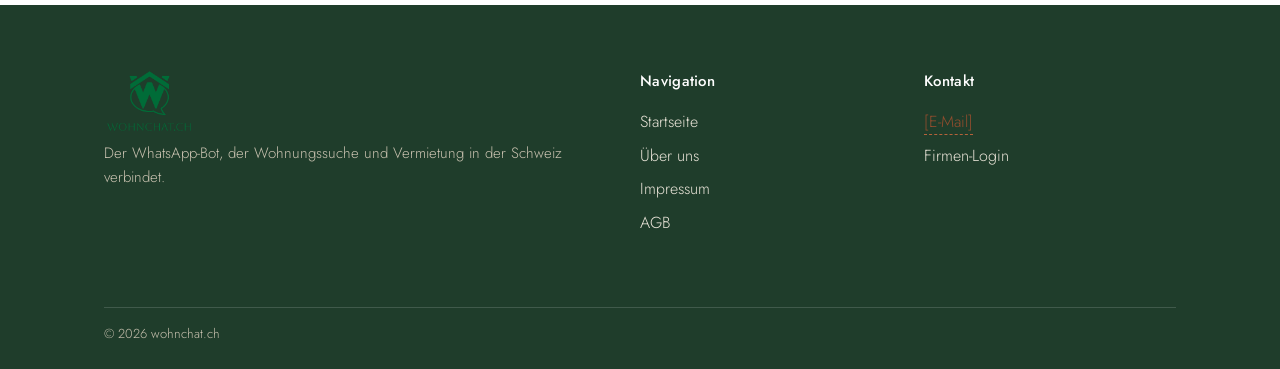
<file: hostpoint-website/ueber-uns.html>
<!DOCTYPE html>
<html lang="de">
<head>
<meta charset="UTF-8">
<meta name="viewport" content="width=device-width, initial-scale=1">
<title>Über uns: wohnchat.ch</title>
<meta name="description" content="Die Idee hinter wohnchat.ch: Wohnungssuche und Vermietung ohne Umwege, direkt über WhatsApp.">
<link rel="icon" type="image/png" sizes="32x32" href="img/logo-icon-32.png">
<link rel="icon" type="image/png" sizes="192x192" href="img/logo-icon-192.png">
<link rel="apple-touch-icon" sizes="180x180" href="img/logo-icon-180.png">
<link rel="stylesheet" href="css/site.css?v=3">
<script src="js/site.js?v=2" defer></script>
</head>
<body>

<header class="site-nav">
  <div class="container">
    <div class="nav-pill">
      <a class="wordmark" href="/"><img class="wordmark-icon" src="img/logo-icon-64.png" alt=""><span class="wordmark-text">wohnchat.ch</span></a>
      <button class="nav-toggle" aria-label="Menü öffnen">&#9776;</button>
      <nav class="nav-links">
        <a href="/">Startseite</a>
        <a class="active" href="ueber-uns.html">Über uns</a>
        <a class="btn btn-accent" href="firma.html">Login</a>
      </nav>
    </div>
  </div>
</header>

<section class="section">
  <div class="container" style="max-width: 760px;">
    <h1>Über uns</h1>
    <p style="font-size:1.0625rem; color:var(--color-text-muted);">
      Der Schweizer Wohnungsmarkt läuft heute über Portale, Formulare und lange Wartezeiten.
      wohnchat verfolgt eine einfachere Idee: Mietinteressenten schreiben dem Bot einfach,
      was sie suchen. Kein Download, kein Konto, kein Formular. Der Bot gleicht die Anfrage
      automatisch mit den Inseraten registrierter Vermieter ab und stellt den Kontakt her.
    </p>
    <p style="font-size:1.0625rem; color:var(--color-text-muted);">
      Für Vermieter ist wohnchat das Firmen-Portal: Inserate mit Fotos hochladen, den
      Überblick über eigene Objekte behalten und Anfragen direkt entgegennehmen, ohne
      weitere Kanäle pflegen zu müssen.
    </p>
  </div>
</section>

<section class="section-tight" style="background: var(--color-surface); border-top: 1px solid var(--color-border); border-bottom: 1px solid var(--color-border);">
  <div class="container">
    <h2 style="text-align:center; margin-bottom: var(--space-4);">Unsere Werte</h2>
    <div style="max-width: 640px; margin: 0 auto;">
      <div class="value-row">
        <div class="value-icon">
          <svg viewBox="0 0 24 24" fill="none" stroke="currentColor" stroke-width="1.5"><path d="M12 3v4M12 17v4M3 12h4M17 12h4M6 6l2.5 2.5M15.5 15.5L18 18M6 18l2.5-2.5M15.5 8.5L18 6" stroke-linecap="round"/></svg>
        </div>
        <div>
          <h3>Einfachheit</h3>
          <p style="color:var(--color-text-muted); margin:0;">Kein Umweg über E-Mail-Formulare oder Wartelisten. Die Wohnungssuche läuft dort, wo ohnehin schon kommuniziert wird.</p>
        </div>
      </div>
      <div class="value-row">
        <div class="value-icon">
          <svg viewBox="0 0 24 24" fill="none" stroke="currentColor" stroke-width="1.5"><rect x="5" y="11" width="14" height="9" rx="2"/><path d="M8 11V7a4 4 0 0 1 8 0v4"/></svg>
        </div>
        <div>
          <h3>Vertrauen &amp; Sicherheit</h3>
          <p style="color:var(--color-text-muted); margin:0;">Jede Firma sieht ausschliesslich die eigenen Inserate und Anfragen, Inserate werden geprüft, Login mit optionaler Zwei-Faktor-Authentifizierung.</p>
        </div>
      </div>
      <div class="value-row">
        <div class="value-icon">
          <svg viewBox="0 0 24 24" fill="none" stroke="currentColor" stroke-width="1.5"><circle cx="12" cy="12" r="9"/><path d="M15 9l-2 6-6 2 2-6 6-2z" stroke-linejoin="round"/></svg>
        </div>
        <div>
          <h3>Gebaut für die Schweiz</h3>
          <p style="color:var(--color-text-muted); margin:0;">Kantone, Ortschaften und Preise in CHF. Kein nachträglich angepasstes Produkt aus einem anderen Markt.</p>
        </div>
      </div>
    </div>
  </div>
</section>

<section class="section" style="text-align:center;">
  <div class="container">
    <h2>Jetzt als Vermieter starten</h2>
    <p style="color:var(--color-text-muted); max-width:520px; margin:0 auto var(--space-3);">
      Registrieren Sie Ihre Firma und stellen Sie Ihr erstes Inserat in wenigen Minuten online.
    </p>
    <a class="btn btn-primary" href="firma.html">Als Vermieter registrieren</a>
  </div>
</section>

<footer class="site-footer">
  <div class="container">
    <div>
      <a href="/"><img src="img/logo-vertical.png" alt="wohnchat.ch" class="footer-logo"></a>
      <p>Der WhatsApp-Bot, der Wohnungssuche und Vermietung in der Schweiz verbindet.</p>
    </div>
    <div>
      <h4>Navigation</h4>
      <ul>
        <li><a href="/">Startseite</a></li>
        <li><a href="ueber-uns.html">Über uns</a></li>
        <li><a href="impressum.html">Impressum</a></li>
        <li><a href="agb.html">AGB</a></li>
      </ul>
    </div>
    <div>
      <h4>Kontakt</h4>
      <ul>
        <li><span class="placeholder">[E-Mail]</span></li>
        <li><a href="firma.html">Firmen-Login</a></li>
      </ul>
    </div>
    <div class="bottom">© 2026 wohnchat.ch</div>
  </div>
</footer>

</body>
</html>
</file>
<file: hostpoint-website/css/site.css>
/* wohnchat.ch - gemeinsames Design-System fuer alle statischen Seiten
   (Landing, Ueber uns, Impressum, AGB, Firmen-Portal). Kein Build-Tooling
   vorhanden - eine einzige, von allen Seiten per <link> eingebundene Datei,
   statt das Design mehrfach zu duplizieren. */

@font-face {
  font-family: 'Aboreto';
  src: url('../fonts/Aboreto-400.woff2') format('woff2');
  font-weight: 400;
  font-style: normal;
  font-display: swap;
}
/* Jost wird von Google als Variable Font ausgeliefert - eine Datei deckt
   den gesamten Schnittbereich ab, die vier Regeln unten binden je einen
   festen Schnitt daran (Browser waehlt automatisch die passende Instanz
   auf der wght-Achse). */
@font-face {
  font-family: 'Jost';
  src: url('../fonts/Jost-variable.woff2') format('woff2');
  font-weight: 200;
  font-style: normal;
  font-display: swap;
}
@font-face {
  font-family: 'Jost';
  src: url('../fonts/Jost-variable.woff2') format('woff2');
  font-weight: 300;
  font-style: normal;
  font-display: swap;
}
@font-face {
  font-family: 'Jost';
  src: url('../fonts/Jost-variable.woff2') format('woff2');
  font-weight: 400;
  font-style: normal;
  font-display: swap;
}
@font-face {
  font-family: 'Jost';
  src: url('../fonts/Jost-variable.woff2') format('woff2');
  font-weight: 500;
  font-style: normal;
  font-display: swap;
}

:root {
  --color-bg: #FAF7F2;
  --color-surface: #FFFFFF;
  --color-primary: #1F3D2B;
  --color-primary-dark: #16291D;
  --color-accent: #B5623A;
  --color-accent-dark: #954E2E;
  --color-text: #21231F;
  --color-text-muted: #5B6259;
  --color-border: #DAD3C6;
  --color-success: #3E5C4E;
  --color-error: #B00020;

  --font-display: 'Aboreto', Georgia, serif;
  --font-body: 'Jost', -apple-system, Segoe UI, Roboto, Arial, sans-serif;

  --space-1: 8px;
  --space-2: 16px;
  --space-3: 24px;
  --space-4: 32px;
  --space-5: 48px;
  --space-6: 64px;
  --space-7: 96px;

  --radius: 14px;
  --container: 1120px;
}

* { box-sizing: border-box; }

html { scroll-behavior: smooth; }

body {
  margin: 0;
  font-family: var(--font-body);
  font-weight: 300;
  font-size: 16px;
  line-height: 1.6;
  color: var(--color-text);
  background:
    repeating-linear-gradient(90deg, rgba(31,61,43,0.025) 0px, rgba(31,61,43,0.025) 1px, transparent 1px, transparent 44px),
    linear-gradient(180deg, #E6EEE3 0%, #F3EFE4 45%, var(--color-bg) 75%);
  background-attachment: fixed;
}

h1, h2, h3 {
  font-family: var(--font-display);
  font-weight: 400;
  line-height: 1.15;
  margin: 0 0 var(--space-2);
  color: var(--color-primary);
}

h1 { font-size: clamp(2.25rem, 4.5vw, 3.75rem); }
h2 { font-size: 2rem; }
h3 { font-family: var(--font-body); font-weight: 500; font-size: 1.125rem; color: var(--color-text); }

p { margin: 0 0 var(--space-2); }

a { color: var(--color-accent); text-decoration: none; }
a:hover { text-decoration: underline; }

.num {
  font-family: var(--font-display);
  color: var(--color-accent);
}

.headline-accent { color: var(--color-accent); }

.headline-badge {
  display: inline-flex;
  align-items: center;
  justify-content: center;
  width: 1.1em;
  height: 1.1em;
  border-radius: 0.32em;
  background: var(--color-primary);
  vertical-align: -0.18em;
  margin: 0 0.06em;
}
.headline-badge svg { width: 0.6em; height: 0.6em; }

.container {
  max-width: var(--container);
  margin: 0 auto;
  padding: 0 var(--space-3);
}

.section {
  padding: var(--space-7) 0;
}

.section-tight {
  padding: var(--space-5) 0;
}

/* Navigation */

.site-nav {
  position: sticky;
  top: var(--space-2);
  z-index: 20;
  padding: 0 var(--space-3);
}

.nav-pill {
  max-width: var(--container);
  margin: 0 auto;
  display: flex;
  align-items: center;
  justify-content: space-between;
  gap: var(--space-3);
  background: var(--color-surface);
  border-radius: 999px;
  box-shadow: 0 10px 30px -14px rgba(31,61,43,0.35);
  padding: 8px 8px 8px 22px;
}

.wordmark {
  display: inline-flex;
  align-items: center;
  gap: 8px;
  font-family: var(--font-display);
  font-size: 1.5rem;
  color: var(--color-primary);
  text-decoration: none;
  letter-spacing: 0.01em;
}
.wordmark:hover { text-decoration: none; color: var(--color-primary-dark); }
.wordmark-icon { height: 1.6em; width: auto; display: block; flex-shrink: 0; }

@media (max-width: 720px) {
  .wordmark-text { display: none; }
}

.nav-links {
  display: flex;
  align-items: center;
  gap: var(--space-4);
}

.nav-links a:not(.btn) {
  font-family: var(--font-body);
  font-weight: 500;
  font-size: 0.9375rem;
  letter-spacing: 0.02em;
  color: var(--color-text);
  display: inline-flex;
  align-items: center;
  gap: 7px;
}
.nav-links a:not(.btn):hover { color: var(--color-accent); text-decoration: none; }

.nav-links a.active { color: var(--color-primary); }
.nav-links a.active::before {
  content: '';
  width: 6px;
  height: 6px;
  border-radius: 50%;
  background: var(--color-accent);
}

.nav-toggle {
  display: none;
  background: none;
  border: 1px solid var(--color-border);
  border-radius: 999px;
  padding: 6px 12px;
  font-size: 1.1rem;
  cursor: pointer;
}

/* Buttons */

.btn {
  display: inline-block;
  font-family: var(--font-body);
  font-weight: 500;
  font-size: 0.9375rem;
  letter-spacing: 0.02em;
  padding: 12px 22px;
  border-radius: 999px;
  border: 1px solid transparent;
  cursor: pointer;
  text-decoration: none !important;
  transition: background-color 0.15s ease, border-color 0.15s ease, color 0.15s ease;
}

.btn-primary {
  background: var(--color-primary);
  color: #fff;
}
.btn-primary:hover { background: var(--color-primary-dark); }

.btn-accent {
  background: var(--color-accent);
  color: #fff;
}
.btn-accent:hover { background: var(--color-accent-dark); }

.btn-outline {
  background: transparent;
  color: var(--color-primary);
  border-color: var(--color-primary);
}
.btn-outline:hover { background: var(--color-primary); color: #fff; }

.btn-secondary {
  background: var(--color-border);
  color: var(--color-text);
}
.btn-secondary:hover { background: #cfc6b4; }

.btn-row { display: flex; flex-wrap: wrap; gap: var(--space-2); }

/* Cards */

.card {
  background: var(--color-surface);
  border: 1px solid var(--color-border);
  border-radius: var(--radius);
  padding: var(--space-3);
}

.card-grid {
  display: grid;
  grid-template-columns: repeat(3, 1fr);
  gap: var(--space-3);
}

.hero-grid {
  display: grid;
  grid-template-columns: 1.1fr 1fr;
  gap: var(--space-5);
  align-items: center;
}
.hero-grid > * { min-width: 0; }

/* Notices (Impressum-/AGB-Hinweise) */

.notice-warning {
  background: #FBF1E6;
  border: 1px solid var(--color-accent);
  border-radius: var(--radius);
  padding: var(--space-2) var(--space-3);
  margin-bottom: var(--space-4);
  font-size: 0.9375rem;
  color: var(--color-text);
}

.placeholder {
  color: var(--color-accent-dark);
  border-bottom: 1px dashed var(--color-accent);
  padding-bottom: 1px;
}

/* Footer */

.site-footer {
  background: var(--color-primary);
  color: #E9E4D8;
  padding: var(--space-6) 0 var(--space-3);
  margin-top: var(--space-7);
}

.site-footer .container {
  display: grid;
  grid-template-columns: 2fr 1fr 1fr;
  gap: var(--space-4);
}

.site-footer h4 {
  font-family: var(--font-body);
  font-weight: 500;
  font-size: 0.9375rem;
  color: #fff;
  margin: 0 0 var(--space-2);
  letter-spacing: 0.02em;
}

.site-footer .wordmark { color: #fff; }
.footer-logo { height: 64px; width: auto; display: block; margin-bottom: var(--space-1); }
.site-footer p { color: #C9C2B0; font-size: 0.9375rem; }

.site-footer ul { list-style: none; margin: 0; padding: 0; }
.site-footer li { margin-bottom: var(--space-1); }
.site-footer a { color: #E9E4D8; }
.site-footer a:hover { color: #fff; }

.site-footer .bottom {
  grid-column: 1 / -1;
  border-top: 1px solid rgba(255,255,255,0.15);
  margin-top: var(--space-4);
  padding-top: var(--space-2);
  font-size: 0.8125rem;
  color: #C9C2B0;
}

/* Hero-Chat-Mockup: Telefon-Rahmen mit Kopfzeile statt frei schwebender
   Bubbles - wirkt wie ein echter Ausschnitt aus dem Produkt, nicht wie ein
   generisches Wireframe. */

.phone-mock {
  background: #ECE5D8;
  border: 1px solid var(--color-border);
  border-radius: 18px;
  overflow: hidden;
}

.phone-mock-header {
  background: var(--color-primary);
  color: #fff;
  display: flex;
  align-items: center;
  gap: 10px;
  padding: 12px var(--space-3);
}

.phone-mock-avatar {
  width: 34px;
  height: 34px;
  border-radius: 50%;
  background: var(--color-accent);
  display: flex;
  align-items: center;
  justify-content: center;
  flex-shrink: 0;
}
.phone-mock-avatar svg { width: 18px; height: 18px; }

.phone-mock-name { font-family: var(--font-body); font-weight: 500; font-size: 0.9375rem; }
.phone-mock-status { font-size: 0.75rem; color: rgba(255,255,255,0.7); }

.phone-mock-body {
  padding: var(--space-3);
  display: flex;
  flex-direction: column;
  gap: var(--space-1);
}

.bubble {
  max-width: 82%;
  padding: 10px 14px;
  border-radius: 14px;
  font-size: 0.9375rem;
  line-height: 1.4;
}

.bubble-bot {
  background: var(--color-surface);
  color: var(--color-text);
  align-self: flex-start;
  border-bottom-left-radius: 2px;
}

.bubble-user {
  background: var(--color-primary);
  color: #fff;
  align-self: flex-end;
  border-bottom-right-radius: 2px;
}

/* Listing-Karte innerhalb einer Bot-Bubble (statt Emoji+Text) */
.bubble-listing {
  align-self: flex-start;
  max-width: 82%;
  background: var(--color-surface);
  border-radius: 12px;
  border-bottom-left-radius: 2px;
  padding: 8px;
  display: flex;
  gap: 10px;
  align-items: center;
}
.bubble-listing-thumb {
  width: 44px;
  height: 44px;
  border-radius: 8px;
  background: var(--color-accent);
  display: flex;
  align-items: center;
  justify-content: center;
  flex-shrink: 0;
}
.bubble-listing-thumb svg { width: 20px; height: 20px; }
.bubble-listing-info strong {
  display: block;
  font-family: var(--font-body);
  font-weight: 500;
  font-size: 0.875rem;
  color: var(--color-text);
}
.bubble-listing-info span { font-size: 0.8125rem; color: var(--color-text-muted); }

/* Verbundene Schritte ("So funktioniert's") - keine Karten, sondern
   Kreise mit verbindender Linie, damit es sich vom Karten-Raster unten
   unterscheidet. */

.step-flow {
  display: flex;
  align-items: flex-start;
}

.step-flow-item {
  flex: 1;
  position: relative;
  padding: 0 var(--space-3);
  text-align: center;
}

.step-flow-item:not(:last-child)::after {
  content: '';
  position: absolute;
  top: 27px;
  left: 50%;
  width: 100%;
  height: 1px;
  background: var(--color-border);
  z-index: 1;
}

.step-flow-circle {
  position: relative;
  z-index: 2;
  width: 56px;
  height: 56px;
  border-radius: 50%;
  background: var(--color-bg);
  border: 1px solid var(--color-primary);
  color: var(--color-primary);
  display: flex;
  align-items: center;
  justify-content: center;
  font-family: var(--font-display);
  font-size: 1.375rem;
  margin: 0 auto var(--space-2);
}

/* Asymmetrischer Feature-Split ("Für Vermieter") - eine grosse Haupt-Karte
   plus zwei kleinere, statt drei gleich grosser Karten. */

.feature-split {
  display: grid;
  grid-template-columns: 1.1fr 1fr;
  gap: var(--space-3);
}

.feature-main {
  background: var(--color-primary);
  color: #fff;
  border-radius: var(--radius);
  padding: var(--space-4);
  display: flex;
  flex-direction: column;
  justify-content: center;
}
.feature-main h3 { color: #fff; font-size: 1.375rem; }
.feature-main p { color: #D8DED9; }
.feature-main .feature-icon { background: rgba(255,255,255,0.12); color: #fff; }

.feature-stack { display: flex; flex-direction: column; gap: var(--space-3); }

.feature-icon {
  width: 40px;
  height: 40px;
  border-radius: 50%;
  background: var(--color-bg);
  color: var(--color-accent);
  display: flex;
  align-items: center;
  justify-content: center;
  margin-bottom: var(--space-2);
}
.feature-icon svg { width: 20px; height: 20px; }

/* Icon-Zeilen ("Unsere Werte" auf Ueber uns) - horizontale Liste statt
   Karten-Raster, damit nicht jede Seite gleich aussieht. */

.value-row {
  display: flex;
  gap: var(--space-3);
  align-items: flex-start;
  padding: var(--space-3) 0;
  border-bottom: 1px solid var(--color-border);
}
.value-row:last-child { border-bottom: none; }

.value-icon {
  width: 44px;
  height: 44px;
  flex-shrink: 0;
  border-radius: 50%;
  background: var(--color-surface);
  border: 1px solid var(--color-border);
  color: var(--color-accent);
  display: flex;
  align-items: center;
  justify-content: center;
}
.value-icon svg { width: 22px; height: 22px; }

/* Firmen-Portal-Dashboard-Mockup unter dem Hero - grosses schwebendes
   Panel mit Seitenleiste, Kennzahlen-Karten und einfachem Balken-Chart,
   plus einer kleineren ueberlappenden Chat-Vorschau. */

.dashboard-mock-wrap { position: relative; margin-bottom: var(--space-6); }

.dashboard-mock {
  background: var(--color-surface);
  border: 1px solid var(--color-border);
  border-radius: 20px;
  box-shadow: 0 40px 70px -30px rgba(31,61,43,0.35);
  display: grid;
  grid-template-columns: 200px 1fr;
  overflow: hidden;
}

.dashboard-mock-sidebar {
  background: var(--color-bg);
  border-right: 1px solid var(--color-border);
  padding: var(--space-3) var(--space-2);
}
.dashboard-mock-sidebar .wordmark { font-size: 1.0625rem; display: block; margin: 0 0 var(--space-3) var(--space-1); }

.dashboard-mock-nav-item {
  display: flex;
  align-items: center;
  gap: 8px;
  padding: 9px 10px;
  border-radius: 999px;
  font-size: 0.8125rem;
  color: var(--color-text-muted);
  margin-bottom: 2px;
}
.dashboard-mock-nav-item svg { width: 16px; height: 16px; flex-shrink: 0; }
.dashboard-mock-nav-item.active {
  background: var(--color-surface);
  color: var(--color-primary);
  font-weight: 500;
  box-shadow: 0 2px 8px rgba(31,61,43,0.08);
}

.dashboard-mock-main { padding: var(--space-3) var(--space-4) var(--space-4); }

.dashboard-mock-topbar {
  display: flex;
  justify-content: space-between;
  align-items: center;
  margin-bottom: var(--space-3);
  gap: var(--space-3);
}
.dashboard-mock-search {
  flex: 1;
  max-width: 280px;
  background: var(--color-bg);
  border: 1px solid var(--color-border);
  border-radius: 999px;
  padding: 8px 16px;
  font-size: 0.8125rem;
  color: var(--color-text-muted);
}
.dashboard-mock-avatar {
  width: 32px; height: 32px; border-radius: 50%;
  background: var(--color-accent);
  flex-shrink: 0;
}

.dashboard-mock-stats {
  display: grid;
  grid-template-columns: repeat(3, 1fr);
  gap: var(--space-2);
  margin-bottom: var(--space-3);
}
.dashboard-mock-stat {
  background: var(--color-bg);
  border: 1px solid var(--color-border);
  border-radius: var(--radius);
  padding: var(--space-2) var(--space-3);
}
.dashboard-mock-stat .label { font-size: 0.75rem; color: var(--color-text-muted); }
.dashboard-mock-stat .value { font-family: var(--font-display); font-size: 1.625rem; color: var(--color-primary); margin: 2px 0; }
.dashboard-mock-stat .delta { font-size: 0.6875rem; color: var(--color-success); }

.dashboard-mock-chart {
  background: var(--color-bg);
  border: 1px solid var(--color-border);
  border-radius: var(--radius);
  padding: var(--space-3);
}
.dashboard-mock-chart-header { display: flex; justify-content: space-between; align-items: baseline; margin-bottom: var(--space-2); }
.dashboard-mock-chart-header h3 { margin: 0; font-size: 0.9375rem; }
.dashboard-mock-chart-header span { font-size: 0.75rem; color: var(--color-text-muted); }
.dashboard-mock-bars {
  display: flex;
  align-items: flex-end;
  gap: 6px;
  height: 90px;
}
.dashboard-mock-bars div { flex: 1; background: var(--color-accent); border-radius: 4px 4px 0 0; opacity: 0.85; }
.dashboard-mock-bars div:nth-child(odd) { background: var(--color-primary); }

.dashboard-mock-float {
  position: absolute;
  right: 32px;
  bottom: -34px;
  width: 240px;
  box-shadow: 0 30px 50px -20px rgba(31,61,43,0.45);
  z-index: 3;
}
.dashboard-mock-float .phone-mock-body { padding: var(--space-2); gap: 6px; }
.dashboard-mock-float .bubble { font-size: 0.8125rem; padding: 7px 11px; }

@media (max-width: 900px) {
  .dashboard-mock { grid-template-columns: 1fr; }
  .dashboard-mock-sidebar { display: none; }
  .dashboard-mock-stats { grid-template-columns: 1fr 1fr; }
  .dashboard-mock-float { display: none; }
}

/* Formularelemente (auch von firma.html genutzt) */

label {
  display: block;
  font-family: var(--font-body);
  font-size: 13px;
  color: var(--color-text-muted);
  margin-top: var(--space-2);
}

input, select, textarea {
  width: 100%;
  padding: 9px 10px;
  border: 1px solid var(--color-border);
  border-radius: var(--radius);
  margin-top: 4px;
  font-family: var(--font-body);
  font-size: 14px;
  background: var(--color-surface);
  color: var(--color-text);
}

input:focus, select:focus, textarea:focus {
  outline: none;
  border-color: var(--color-accent);
}

.error { color: var(--color-error); font-size: 13px; margin-top: 8px; white-space: pre-wrap; }
.info { color: var(--color-success); font-size: 13px; margin-top: 8px; }

/* Responsive */

@media (max-width: 900px) {
  .card-grid { grid-template-columns: 1fr 1fr; }
  .site-footer .container { grid-template-columns: 1fr 1fr; }
  .hero-grid { grid-template-columns: 1fr; }
  .feature-split { grid-template-columns: 1fr; }
}

@media (max-width: 720px) {
  .section { padding: var(--space-5) 0; }
  .nav-toggle { display: inline-block; }
  .nav-pill { position: relative; }
  .nav-links {
    position: absolute;
    top: calc(100% + 10px); left: 0; right: 0;
    background: var(--color-surface);
    border: 1px solid var(--color-border);
    border-radius: var(--radius);
    box-shadow: 0 10px 30px -14px rgba(31,61,43,0.35);
    flex-direction: column;
    align-items: flex-start;
    gap: var(--space-2);
    padding: var(--space-2) var(--space-3) var(--space-3);
    display: none;
  }
  .nav-links.open { display: flex; }
  .card-grid { grid-template-columns: 1fr; }
  .site-footer .container { grid-template-columns: 1fr; }
  .step-flow { flex-direction: column; gap: var(--space-4); }
  .step-flow-item::after { display: none; }
  .value-row { flex-direction: column; align-items: flex-start; gap: var(--space-1); }
}
</file>
